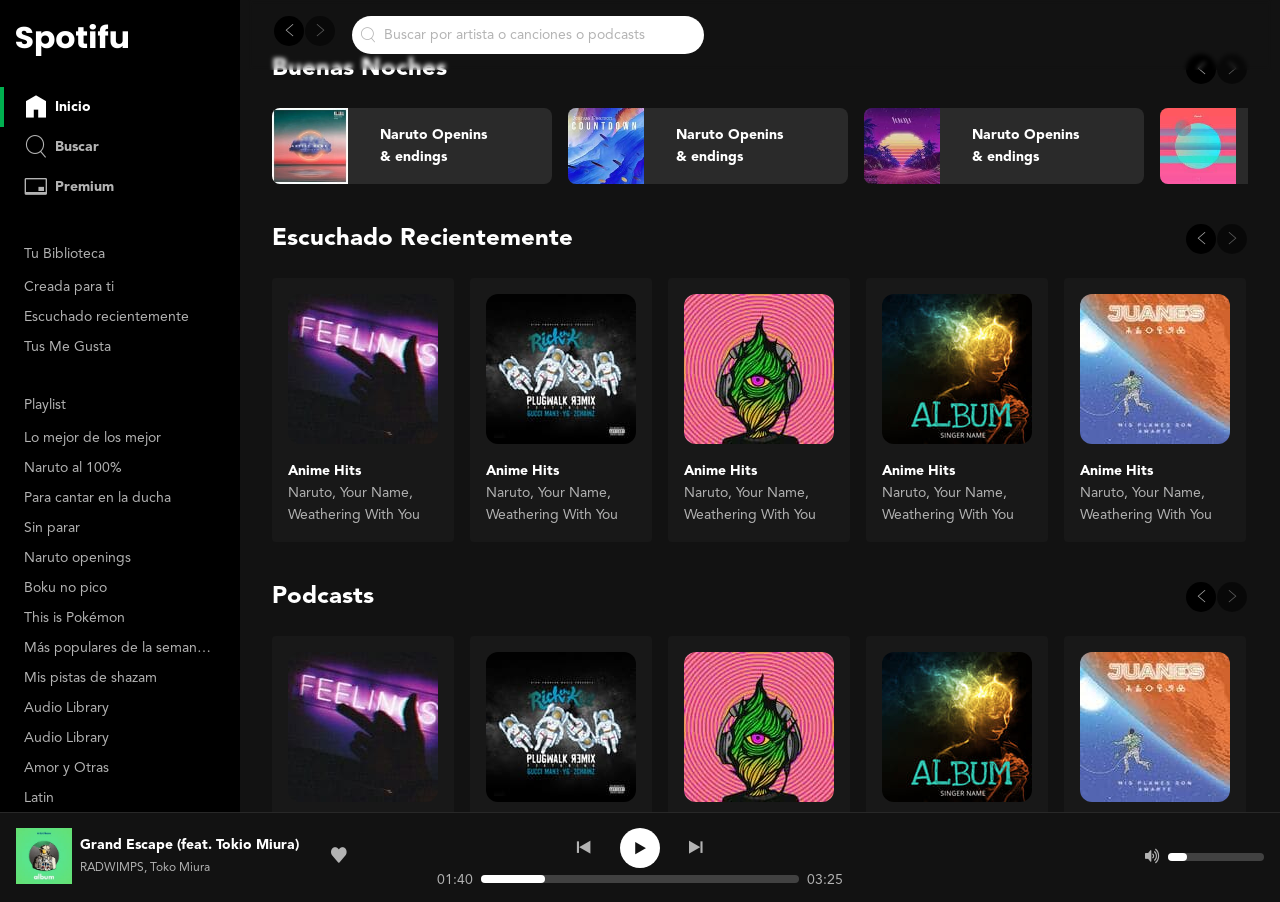
<file: index.html>
<!DOCTYPE html>
<html lang="en">
<head>
    <meta charset="UTF-8">
    <meta http-equiv="X-UA-Compatible" content="IE=edge">
    <meta name="viewport" content="width=device-width, initial-scale=1.0">
    <link rel="stylesheet" href="style.css">
    <title>Proyecto Spotifu</title>

    <meta property="og:titile" content="Proyecto de Spotifu"/>
    <meta property="og:type" content="website"/>
    <meta property="og:url" content="https://brayancclindo.github.io/"/>
    <meta property="og:image" content="https://brayancclindo.github.io/clases-de-html-y-ccs/"/>
    <meta property="og:descrption" content="Aprenderemos a desarrollas Spotibu para escuchar juntos la musica para la mejor programación"/>

    <link rel="apple-touch-icon" sizes="57x57" href="Favicon/apple-icon-57x57.png">
<link rel="apple-touch-icon" sizes="60x60" href="Favicon/apple-icon-60x60.png">
<link rel="apple-touch-icon" sizes="72x72" href="Favicon/apple-icon-72x72.png">
<link rel="apple-touch-icon" sizes="76x76" href="Favicon/apple-icon-76x76.png">
<link rel="apple-touch-icon" sizes="114x114" href="Favicon/apple-icon-114x114.png">
<link rel="apple-touch-icon" sizes="120x120" href="Favicon/apple-icon-120x120.png">
<link rel="apple-touch-icon" sizes="144x144" href="Favicon/apple-icon-144x144.png">
<link rel="apple-touch-icon" sizes="152x152" href="Favicon/apple-icon-152x152.png">
<link rel="apple-touch-icon" sizes="180x180" href="Favicon/apple-icon-180x180.png">
<link rel="icon" type="image/png" sizes="192x192"  href="Favicon/android-icon-192x192.png">
<link rel="icon" type="image/png" sizes="32x32" href="Favicon/favicon-32x32.png">
<link rel="icon" type="image/png" sizes="96x96" href="Favicon/favicon-96x96.png">
<link rel="icon" type="image/png" sizes="16x16" href="Favicon/favicon-16x16.png">
<link rel="manifest" href="Favicon/manifest.json">
<meta name="msapplication-TileColor" content="#ffffff">
<meta name="msapplication-TileImage" content="/ms-icon-144x144.png">
<meta name="theme-color" content="#ffffff">
</head>
<body class="body">
    <div class="layout">
        <div class="layout-block">
            <div class="layout-sidebar">
                    <div class="sidebar">
                    <header class="logo" role="banner">
                        <a href="/" aria-current="page"><img src="Imagenes/spotifu-logo.png" width="112" height="32" alt="Logo Spotify"></a>
                    </header>
                
                    <nav class="menu" aria-label="Principal">
                        <ul class="menu-list">
                            <li class="menu-item is-active">
                                <a class="link" href="/" aria-current="home">
                                    <i class="icon-home" aria-hidden="true"></i>
                                    <span>Inicio</span>
                                </a>
                            </li>
                            <li class="menu-item ">
                                <a class="link" href="/" >
                                    <i class="icon-search" aria-hidden="true"></i>
                                    <span>Buscar</span>
                                </a>
                            </li>
                            <li class="menu-item ">
                                <a class="link" href="/" >
                                    <i class="icon-creditCard" aria-hidden="true"></i>
                                    <span>Premium</span>
                                </a>
                            </li>
                        </ul>
                    </nav>
                    <nav class="list" aria-labelledby="library-navigation">
                        <h2 class="list-title" id="library-navigation">Tu Biblioteca</h2>
                        <ul class="list-content">
                            <li class="list-item">
                                <a href="#" class="link">Creada para ti</a>
                            </li>
                            <li class="list-item">
                                <a href="#" class="link">Escuchado recientemente</a>
                            </li>
                            <li class="list-item">
                                <a href="#" class="link">Tus Me Gusta</a>
                            </li>
                        </ul>
                    </nav>
                    <nav class="list" aria-labelledby="playlist-navigation">
                        <h2 class="list-title" id="playlist-navigation">Playlist</h2>
                        <ul class="list-content">
                            <li class="list-item">
                                <span class="elipsis">
                                <a href="#" class="link">Lo mejor de los mejor</a>
                            </span> 
                            </li>
                            <li class="list-item">
                                <span class="elipsis">
                                <a href="#" class="link">Naruto al 100%</a>
                            </span> 
                            </li>
                            <li class="list-item">
                                <span class="elipsis">
                                <a href="#" class="link">Para cantar en la ducha</a>
                            </span> 
                            </li>
                            <li class="list-item">
                                <span class="elipsis">
                                <a href="#" class="link">Sin parar</a>
                            </span> 
                            </li>
                            <li class="list-item">
                                <span class="elipsis">
                                <a href="#" class="link">Naruto openings</a>
                            </span> 
                            </li>
                            <li class="list-item">
                                <span class="elipsis">
                                <a href="#" class="link">Boku no pico</a>
                            </span> 
                            </li>
                            <li class="list-item">
                                <span class="elipsis">
                                <a href="#" class="link">This is Pokémon</a>
                            </span> 
                            </li>
                        
                            <li class="list-item">
                                <span class="elipsis">
                                <a href="#" class="link">Más populares de la semana para ti que eres un pro</a>
                                </span>            
                            </li>
                            <li class="list-item">
                                <span class="elipsis">
                                <a href="#" class="link">Mis pistas de shazam</a>
                            </span> 
                            </li>
                            <li class="list-item">
                                <span class="elipsis">
                                <a href="#" class="link">Audio Library</a>
                            </span> 
                            </li>
                            <li class="list-item">
                                <span class="elipsis">
                                <a href="#" class="link">Audio Library</a>
                            </span> 
                            </li>
                            <li class="list-item">
                                <span class="elipsis">
                                <a href="#" class="link">Amor y Otras</a>
                            </span> 
                            </li>
                            <li class="list-item">
                                <span class="elipsis">
                                <a href="#" class="link">Latin</a>
                            </span> 
                            </li>
                            <li class="list-item">
                                <span class="elipsis">
                                <a href="#" class="link">Pokemon</a>
                            </span> 
                            </li>
                            <li class="list-item">
                                <span class="elipsis">
                                <a href="#" class="link">Para cantar</a>
                            </span> 
                            </li>
                            <li class="list-item">
                                <span class="elipsis">
                                <a href="#" class="link">Yui</a>
                            </span> 
                            </li>
                
                        </ul>
                    </nav>
                    </div>
            </div>
            <div class="layout-main">
                <div class="page">
                    <div class="sticky">
                        <div class="page-block">
                            <header class="header" aria-label="barra superior y menu del usuario">
                            <div class="navigation">
                                <button class="navigation-prev" aria-label="volver" title="volver">
                                    <i class="icon-arrowLeft" aria-hidden="true"></i>
                                </button>
                                <button class="navigation-next" disabled ria-label="siguiente" title="siguiente">
                                    <i class="icon-arrowRight" aria-hidden="true"></i>
                                </button>
                            </div>
                        
                            <form class="search" action="" role="search" aria-label="Buscar por artista o canciones o podcasts">
                                <i class="icon-search" aria-hidden="true"></i>
                                <input type="search" placeholder="Buscar por artista o canciones o podcasts">
                            </form>
                            </header>
                        
                    </div>
                </div>
            
                    <main class="page-block">
                        <section class="playlist-list" aria-labelledby="Region1">
                            <div class="playlist-top">
                                <h2 class="playlist-list-title" id="Region1">Buenas Noches</h2>
                                <div class="navigation">
                                    <button class="navigation-prev" aria-label="volver" title="volver">
                                        <i class="icon-arrowLeft" aria-hidden="true"></i>
                                    </button>
                                    <button class="navigation-next" disabled ria-label="siguiente" title="siguiente">
                                        <i class="icon-arrowRight" aria-hidden="true"></i>
                                    </button>
                                </div>
                            </div>
                            <div class="playlist-container">
                                <div class="playlist-b">
                                    <div class="playlist-b-cover">
                                        <img src="Imagenes/list-1.jpg" width="76" height="76" alt="Cover de playlist anime hits">
                                    </div>
                                    <div class="playlist-b-details">
                                        <h3 class="playlist-b-title">Naruto Openins & endings</h3>
                                        <div class="playlist-b-control">
                                            <button class="buttonIcon is-primary" aria-label="Reproducir" title="reproducir" aria-hidden="true">
                                                <i class="icon-play"></i>
                                            </button>
                                        </div>
                                    </div>
                                </div>
                                <div class="playlist-b">
                                    <div class="playlist-b-cover">
                                        <img src="Imagenes/list-2.jpg" width="76" height="76" alt="Cover de playlist anime hits">
                                    </div>
                                    <div class="playlist-b-details">
                                        <h3 class="playlist-b-title">Naruto Openins & endings</h3>
                                        <div class="playlist-b-control">
                                            <button class="buttonIcon is-primary" aria-label="Reproducir" title="reproducir" aria-hidden="true">
                                                <i class="icon-play"></i>
                                            </button>
                                        </div>
                                    </div>
                                </div>
                                <div class="playlist-b">
                                    <div class="playlist-b-cover">
                                        <img src="Imagenes/list-3.jpg" width="76" height="76" alt="Cover de playlist anime hits">
                                    </div>
                                    <div class="playlist-b-details">
                                        <h3 class="playlist-b-title">Naruto Openins & endings</h3>
                                        <div class="playlist-b-control">
                                            <button class="buttonIcon is-primary" aria-label="Reproducir" title="reproducir" aria-hidden="true">
                                                <i class="icon-play"></i>
                                            </button>
                                        </div>
                                    </div>
                                </div>
                                <div class="playlist-b">
                                    <div class="playlist-b-cover">
                                        <img src="Imagenes/list-4.jpg" width="76" height="76" alt="Cover de playlist anime hits">
                                    </div>
                                    <div class="playlist-b-details">
                                        <h3 class="playlist-b-title">Naruto Openins & endings</h3>
                                        <div class="playlist-b-control">
                                            <button class="buttonIcon is-primary" aria-label="Reproducir" title="reproducir" aria-hidden="true">
                                                <i class="icon-play"></i>
                                            </button>
                                        </div>
                                    </div>
                                </div>
                                <div class="playlist-b">
                                    <div class="playlist-b-cover">
                                        <img src="Imagenes/list-5.jpg" width="76" height="76" alt="Cover de playlist anime hits">
                                    </div>
                                    <div class="playlist-b-details">
                                        <h3 class="playlist-b-title">Naruto Openins & endings</h3>
                                        <div class="playlist-b-control">
                                            <button class="buttonIcon is-primary" aria-label="Reproducir" title="reproducir" aria-hidden="true">
                                                <i class="icon-play"></i>
                                            </button>
                                        </div>
                                    </div>
                                </div>
                                <div class="playlist-b">
                                    <div class="playlist-b-cover">
                                        <img src="Imagenes/list-6.jpg" width="76" height="76" alt="Cover de playlist anime hits">
                                    </div>
                                    <div class="playlist-b-details">
                                        <h3 class="playlist-b-title">Naruto Openins & endings</h3>
                                        <div class="playlist-b-control">
                                            <button class="buttonIcon is-primary" aria-label="Reproducir" title="reproducir" aria-hidden="true">
                                                <i class="icon-play"></i>
                                            </button>
                                        </div>
                                    </div>
                                </div>
                                <div class="playlist-b">
                                    <div class="playlist-b-cover">
                                        <img src="Imagenes/list-7.jpg" width="76" height="76" alt="Cover de playlist anime hits">
                                    </div>
                                    <div class="playlist-b-details">
                                        <h3 class="playlist-b-title">Naruto Openins & endings</h3>
                                        <div class="playlist-b-control">
                                            <button class="buttonIcon is-primary" aria-label="Reproducir" title="reproducir" aria-hidden="true">
                                                <i class="icon-play"></i>
                                            </button>
                                        </div>
                                    </div>
                                </div>
                                <div class="playlist-b">
                                    <div class="playlist-b-cover">
                                        <img src="Imagenes/list-8.jpg" width="76" height="76" alt="Cover de playlist anime hits">
                                    </div>
                                    <div class="playlist-b-details">
                                        <h3 class="playlist-b-title">Naruto Openins & endings</h3>
                                        <div class="playlist-b-control">
                                            <button class="buttonIcon is-primary" aria-label="Reproducir" title="reproducir" aria-hidden="true">
                                                <i class="icon-play"></i>
                                            </button>
                                        </div>
                                    </div>
                                </div>
                                <div class="playlist-b">
                                    <div class="playlist-b-cover">
                                        <img src="Imagenes/list-9.jpg" width="76" height="76" alt="Cover de playlist anime hits">
                                    </div>
                                    <div class="playlist-b-details">
                                        <h3 class="playlist-b-title">Naruto Openins & endings</h3>
                                        <div class="playlist-b-control">
                                            <button class="buttonIcon is-primary" aria-label="Reproducir" title="reproducir" aria-hidden="true">
                                                <i class="icon-play"></i>
                                            </button>
                                        </div>
                                    </div>
                                </div>
                            </div>
                    
                        </section>
                    
                        <section class="playlist-list" aria-labelledby="Region2">
                            <div class="playlist-top">
                                <h2 class="playlist-list-title" id="Region2">Escuchado Recientemente</h2>
                                <div class="navigation">
                                    <button class="navigation-prev" aria-label="volver" title="volver">
                                        <i class="icon-arrowLeft" aria-hidden="true"></i>
                                    </button>
                                    <button class="navigation-next" disabled ria-label="siguiente" title="siguiente">
                                        <i class="icon-arrowRight" aria-hidden="true"></i>
                                    </button>
                                </div>
                            </div>
                            <div class="playlist-container">
                                <div class="playlist-a">
                                    <div class="playlist-a-cover">
                                        <img src="Imagenes/Portada1.jpg" width="150" height="150" alt="cover de playlist">
                                        <button class="buttonIcon is-primary" aria-label="Reproducir" title="reproducir" aria-hidden="true">
                                            <i class="icon-play"></i>
                                        </button>
                                    </div>
                                    <h3 class="play-list-title">Anime Hits</h3>
                                    <h4 class="play-list-description">Naruto, Your Name, Weathering With You </h4>
                                </div>
                                <div class="playlist-a">
                                    <div class="playlist-a-cover">
                                        <img src="Imagenes/Portada2.jpg" width="150" height="150" alt="cover de playlist">
                                        <button class="buttonIcon is-primary" aria-label="Reproducir" title="reproducir" aria-hidden="true">
                                            <i class="icon-play"></i>
                                        </button>
                                    </div>
                                    <h3 class="play-list-title">Anime Hits</h3>
                                    <h4 class="play-list-description">Naruto, Your Name, Weathering With You </h4>
                                </div>
                                <div class="playlist-a">
                                    <div class="playlist-a-cover">
                                        <img src="Imagenes/Portada3.jpg" width="150" height="150" alt="cover de playlist">
                                        <button class="buttonIcon is-primary" aria-label="Reproducir" title="reproducir" aria-hidden="true">
                                            <i class="icon-play"></i>
                                        </button>
                                    </div>
                                    <h3 class="play-list-title">Anime Hits</h3>
                                    <h4 class="play-list-description">Naruto, Your Name, Weathering With You </h4>
                                </div>
                                <div class="playlist-a">
                                    <div class="playlist-a-cover">
                                        <img src="Imagenes/Portada4.jpg" width="150" height="150" alt="cover de playlist">
                                        <button class="buttonIcon is-primary" aria-label="Reproducir" title="reproducir" aria-hidden="true">
                                            <i class="icon-play"></i>
                                        </button>
                                    </div>
                                    <h3 class="play-list-title">Anime Hits</h3>
                                    <h4 class="play-list-description">Naruto, Your Name, Weathering With You </h4>
                                </div>
                                <div class="playlist-a">
                                    <div class="playlist-a-cover">
                                        <img src="Imagenes/Portada5.jpg" width="150" height="150" alt="cover de playlist">
                                        <button class="buttonIcon is-primary" aria-label="Reproducir" title="reproducir" aria-hidden="true">
                                            <i class="icon-play"></i>
                                        </button>
                                    </div>
                                    <h3 class="play-list-title">Anime Hits</h3>
                                    <h4 class="play-list-description">Naruto, Your Name, Weathering With You </h4>
                                </div>
                                <div class="playlist-a">
                                    <div class="playlist-a-cover">
                                        <img src="Imagenes/Portada6.jpg" width="150" height="150" alt="cover de playlist">
                                        <button class="buttonIcon is-primary" aria-label="Reproducir" title="reproducir" aria-hidden="true">
                                            <i class="icon-play"></i>
                                        </button>
                                    </div>
                                    <h3 class="play-list-title">Anime Hits</h3>
                                    <h4 class="play-list-description">Naruto, Your Name, Weathering With You </h4>
                                </div>
                                <div class="playlist-a">
                                    <div class="playlist-a-cover">
                                        <img src="Imagenes/Portada7.jpg" width="150" height="150" alt="cover de playlist">
                                        <button class="buttonIcon is-primary" aria-label="Reproducir" title="reproducir" aria-hidden="true">
                                            <i class="icon-play"></i>
                                        </button>
                                    </div>
                                    <h3 class="play-list-title">Anime Hits</h3>
                                    <h4 class="play-list-description">Naruto, Your Name, Weathering With You </h4>
                                </div>
                                <div class="playlist-a">
                                    <div class="playlist-a-cover">
                                        <img src="Imagenes/Portada8.jpeg" width="150" height="150" alt="cover de playlist">
                                        <button class="buttonIcon is-primary" aria-label="Reproducir" title="reproducir" aria-hidden="true">
                                            <i class="icon-play"></i>
                                        </button>
                                    </div>
                                    <h3 class="play-list-title">Anime Hits</h3>
                                    <h4 class="play-list-description">Naruto, Your Name, Weathering With You </h4>
                                </div>
                                <div class="playlist-a">
                                    <div class="playlist-a-cover">
                                        <img src="Imagenes/Portada9.jpg" width="150" height="150" alt="cover de playlist">
                                        <button class="buttonIcon is-primary" aria-label="Reproducir" title="reproducir" aria-hidden="true">
                                            <i class="icon-play"></i>
                                        </button>
                                    </div>
                                    <h3 class="play-list-title">Anime Hits</h3>
                                    <h4 class="play-list-description">Naruto, Your Name, Weathering With You </h4>
                                </div>
                            </div>
                    
                        </section>
                        <section class="playlist-list" aria-labelledby="Region3">
                            <div class="playlist-top">
                                <h2 class="playlist-list-title" id="Region3">Podcasts</h2>
                                <div class="navigation">
                                    <button class="navigation-prev" aria-label="volver" title="volver">
                                        <i class="icon-arrowLeft" aria-hidden="true"></i>
                                    </button>
                                    <button class="navigation-next" disabled ria-label="siguiente" title="siguiente">
                                        <i class="icon-arrowRight" aria-hidden="true"></i>
                                    </button>
                                </div>
                            </div>
                            <div class="playlist-container">
                                <div class="playlist-a">
                                    <div class="playlist-a-cover">
                                        <img src="Imagenes/Portada1.jpg" width="150" height="150" alt="cover de playlist">
                                        <button class="buttonIcon is-primary" aria-label="Reproducir" title="reproducir" aria-hidden="true">
                                            <i class="icon-play"></i>
                                        </button>
                                    </div>
                                    <h3 class="play-list-title">Anime Hits</h3>
                                    <h4 class="play-list-description">Naruto, Your Name, Weathering With You </h4>
                                </div>
                                <div class="playlist-a">
                                    <div class="playlist-a-cover">
                                        <img src="Imagenes/Portada2.jpg" width="150" height="150" alt="cover de playlist">
                                        <button class="buttonIcon is-primary" aria-label="Reproducir" title="reproducir" aria-hidden="true">
                                            <i class="icon-play"></i>
                                        </button>
                                    </div>
                                    <h3 class="play-list-title">Anime Hits</h3>
                                    <h4 class="play-list-description">Naruto, Your Name, Weathering With You </h4>
                                </div>
                                <div class="playlist-a">
                                    <div class="playlist-a-cover">
                                        <img src="Imagenes/Portada3.jpg" width="150" height="150" alt="cover de playlist">
                                        <button class="buttonIcon is-primary" aria-label="Reproducir" title="reproducir" aria-hidden="true">
                                            <i class="icon-play"></i>
                                        </button>
                                    </div>
                                    <h3 class="play-list-title">Anime Hits</h3>
                                    <h4 class="play-list-description">Naruto, Your Name, Weathering With You </h4>
                                </div>
                                <div class="playlist-a">
                                    <div class="playlist-a-cover">
                                        <img src="Imagenes/Portada4.jpg" width="150" height="150" alt="cover de playlist">
                                        <button class="buttonIcon is-primary" aria-label="Reproducir" title="reproducir" aria-hidden="true">
                                            <i class="icon-play"></i>
                                        </button>
                                    </div>
                                    <h3 class="play-list-title">Anime Hits</h3>
                                    <h4 class="play-list-description">Naruto, Your Name, Weathering With You </h4>
                                </div>
                                <div class="playlist-a">
                                    <div class="playlist-a-cover">
                                        <img src="Imagenes/Portada5.jpg" width="150" height="150" alt="cover de playlist">
                                        <button class="buttonIcon is-primary" aria-label="Reproducir" title="reproducir" aria-hidden="true">
                                            <i class="icon-play"></i>
                                        </button>
                                    </div>
                                    <h3 class="play-list-title">Anime Hits</h3>
                                    <h4 class="play-list-description">Naruto, Your Name, Weathering With You </h4>
                                </div>
                                <div class="playlist-a">
                                    <div class="playlist-a-cover">
                                        <img src="Imagenes/Portada6.jpg" width="150" height="150" alt="cover de playlist">
                                        <button class="buttonIcon is-primary" aria-label="Reproducir" title="reproducir" aria-hidden="true">
                                            <i class="icon-play"></i>
                                        </button>
                                    </div>
                                    <h3 class="play-list-title">Anime Hits</h3>
                                    <h4 class="play-list-description">Naruto, Your Name, Weathering With You </h4>
                                </div>
                                <div class="playlist-a">
                                    <div class="playlist-a-cover">
                                        <img src="Imagenes/Portada7.jpg" width="150" height="150" alt="cover de playlist">
                                        <button class="buttonIcon is-primary" aria-label="Reproducir" title="reproducir" aria-hidden="true">
                                            <i class="icon-play"></i>
                                        </button>
                                    </div>
                                    <h3 class="play-list-title">Anime Hits</h3>
                                    <h4 class="play-list-description">Naruto, Your Name, Weathering With You </h4>
                                </div>
                                <div class="playlist-a">
                                    <div class="playlist-a-cover">
                                        <img src="Imagenes/Portada8.jpeg" width="150" height="150" alt="cover de playlist">
                                        <button class="buttonIcon is-primary" aria-label="Reproducir" title="reproducir" aria-hidden="true">
                                            <i class="icon-play"></i>
                                        </button>
                                    </div>
                                    <h3 class="play-list-title">Anime Hits</h3>
                                    <h4 class="play-list-description">Naruto, Your Name, Weathering With You </h4>
                                </div>
                                <div class="playlist-a">
                                    <div class="playlist-a-cover">
                                        <img src="Imagenes/Portada9.jpg" width="150" height="150" alt="cover de playlist">
                                        <button class="buttonIcon is-primary" aria-label="Reproducir" title="reproducir" aria-hidden="true">
                                            <i class="icon-play"></i>
                                        </button>
                                    </div>
                                    <h3 class="play-list-title">Anime Hits</h3>
                                    <h4 class="play-list-description">Naruto, Your Name, Weathering With You </h4>
                                </div>
                            </div>
                    
                        </section>
                        <section class="playlist-list" aria-labelledby="Region4">
                            <div class="playlist-top">
                                <h2 class="playlist-list-title" id="Region4">Lo mejor de lo Mejor</h2>
                                <div class="navigation">
                                    <button class="navigation-prev" aria-label="volver" title="volver">
                                        <i class="icon-arrowLeft" aria-hidden="true"></i>
                                    </button>
                                    <button class="navigation-next" disabled ria-label="siguiente" title="siguiente">
                                        <i class="icon-arrowRight" aria-hidden="true"></i>
                                    </button>
                                </div>
                            </div>
                            <div class="playlist-container">
                                <div class="playlist-a">
                                    <div class="playlist-a-cover">
                                        <img src="Imagenes/Portada1.jpg" width="150" height="150" alt="cover de playlist">
                                        <button class="buttonIcon is-primary" aria-label="Reproducir" title="reproducir" aria-hidden="true">
                                            <i class="icon-play"></i>
                                        </button>
                                    </div>
                                    <h3 class="play-list-title">Anime Hits</h3>
                                    <h4 class="play-list-description">Naruto, Your Name, Weathering With You </h4>
                                </div>
                                <div class="playlist-a">
                                    <div class="playlist-a-cover">
                                        <img src="Imagenes/Portada2.jpg" width="150" height="150" alt="cover de playlist">
                                        <button class="buttonIcon is-primary" aria-label="Reproducir" title="reproducir" aria-hidden="true">
                                            <i class="icon-play"></i>
                                        </button>
                                    </div>
                                    <h3 class="play-list-title">Anime Hits</h3>
                                    <h4 class="play-list-description">Naruto, Your Name, Weathering With You </h4>
                                </div>
                                <div class="playlist-a">
                                    <div class="playlist-a-cover">
                                        <img src="Imagenes/Portada3.jpg" width="150" height="150" alt="cover de playlist">
                                        <button class="buttonIcon is-primary" aria-label="Reproducir" title="reproducir" aria-hidden="true">
                                            <i class="icon-play"></i>
                                        </button>
                                    </div>
                                    <h3 class="play-list-title">Anime Hits</h3>
                                    <h4 class="play-list-description">Naruto, Your Name, Weathering With You </h4>
                                </div>
                                <div class="playlist-a">
                                    <div class="playlist-a-cover">
                                        <img src="Imagenes/Portada4.jpg" width="150" height="150" alt="cover de playlist">
                                        <button class="buttonIcon is-primary" aria-label="Reproducir" title="reproducir" aria-hidden="true">
                                            <i class="icon-play"></i>
                                        </button>
                                    </div>
                                    <h3 class="play-list-title">Anime Hits</h3>
                                    <h4 class="play-list-description">Naruto, Your Name, Weathering With You </h4>
                                </div>
                                <div class="playlist-a">
                                    <div class="playlist-a-cover">
                                        <img src="Imagenes/Portada5.jpg" width="150" height="150" alt="cover de playlist">
                                        <button class="buttonIcon is-primary" aria-label="Reproducir" title="reproducir" aria-hidden="true">
                                            <i class="icon-play"></i>
                                        </button>
                                    </div>
                                    <h3 class="play-list-title">Anime Hits</h3>
                                    <h4 class="play-list-description">Naruto, Your Name, Weathering With You </h4>
                                </div>
                                <div class="playlist-a">
                                    <div class="playlist-a-cover">
                                        <img src="Imagenes/Portada6.jpg" width="150" height="150" alt="cover de playlist">
                                        <button class="buttonIcon is-primary" aria-label="Reproducir" title="reproducir" aria-hidden="true">
                                            <i class="icon-play"></i>
                                        </button>
                                    </div>
                                    <h3 class="play-list-title">Anime Hits</h3>
                                    <h4 class="play-list-description">Naruto, Your Name, Weathering With You </h4>
                                </div>
                                <div class="playlist-a">
                                    <div class="playlist-a-cover">
                                        <img src="Imagenes/Portada7.jpg" width="150" height="150" alt="cover de playlist">
                                        <button class="buttonIcon is-primary" aria-label="Reproducir" title="reproducir" aria-hidden="true">
                                            <i class="icon-play"></i>
                                        </button>
                                    </div>
                                    <h3 class="play-list-title">Anime Hits</h3>
                                    <h4 class="play-list-description">Naruto, Your Name, Weathering With You </h4>
                                </div>
                                <div class="playlist-a">
                                    <div class="playlist-a-cover">
                                        <img src="Imagenes/Portada8.jpeg" width="150" height="150" alt="cover de playlist">
                                        <button class="buttonIcon is-primary" aria-label="Reproducir" title="reproducir" aria-hidden="true">
                                            <i class="icon-play"></i>
                                        </button>
                                    </div>
                                    <h3 class="play-list-title">Anime Hits</h3>
                                    <h4 class="play-list-description">Naruto, Your Name, Weathering With You </h4>
                                </div>
                                <div class="playlist-a">
                                    <div class="playlist-a-cover">
                                        <img src="Imagenes/Portada9.jpg" width="150" height="150" alt="cover de playlist">
                                        <button class="buttonIcon is-primary" aria-label="Reproducir" title="reproducir" aria-hidden="true">
                                            <i class="icon-play"></i>
                                        </button>
                                    </div>
                                    <h3 class="play-list-title">Anime Hits</h3>
                                    <h4 class="play-list-description">Naruto, Your Name, Weathering With You </h4>
                                </div>
                            </div>
                    
                        </section>
                    </main>
                
                    
                </div>
            </div>
            

        </div>
        
        <div class="layout-block">
            <footer class="layout-bottom">
                <div class="player">
                <div class="player-now-playing">
                    <div class="now-playing">
                <div class="now-playing-cover">
                    <img src="Imagenes/Portada9.jpg" width="56" height="56" alt="Portada de esta cancion">
                </div>
                <div class="now-playing-details">
                    <div class="now-playing-description">
                        <a href="#" class="now-playing-title">Grand Escape (feat. Tokio Miura)</a>
                        <a href="#" class="now-playing-artist">RADWIMPS, Toko Miura</a>
                    </div>
                    <button class="player-control" aria-label="Silenciar" aria-describedby="volume-icon" >
                        <i class="icon-heart" id="volume-icon" role="presentation" aria-label="Volumen-alto"></i>
                    </button>
                    </div>
        
                    </div>
                </div>
                <div class="player-player-controls">
                    <div class="player-controls">
                <div class="player-controls-buttons">
            <button class="buttonIcon" aria-label="Anterior" title="Anterior">
                <i class="icon-prev"></i>
            </button> 
            <button class="buttonIcon is-white" aria-label="Reproducir" title="reproducir">
                <i class="icon-play"></i>
            </button>
            <button class="buttonIcon" aria-label="Next" title="Next">
                <i class="icon-next"></i>
            </button>
                </div>
                <div class="player-playback">
                    <span class="player-playback-progress">01:40</span>
                    <div class="player-playback-slider">
                    <div class="slider">
         
                <div class="slider-progress">
                    <button class="slider-button" aria-label="Controlar el progreso de la reproduccion"></button>
                </div>
            </div>
            </div>
            <span class="player-playback-progress">03:25</span>
                </div> 
        
         
                    </div>
        </div>
            <div class="player-player-volume">
                <div class="player-volume">
                    <button class="player-control" aria-label="Silenciar" aria-describedby="volume-icon" >
                        <i class="icon-volumeUp" id="volume-icon" role="presentation" aria-label="Volumen-alto"></i>
                    </button>
                    <div class="playerVolume-slide">
                        <div class="slider">
                            <div class="slider-progress">
                                <button class="slider-button" aria-label="Controlar el progreso de la reproduccion"></button>
                            </div>
                        </div>
                    </div>
                </div>
            </div>
                </div>
            </footer>
        </div>
    </div>

    

</body>
</html>
</file>
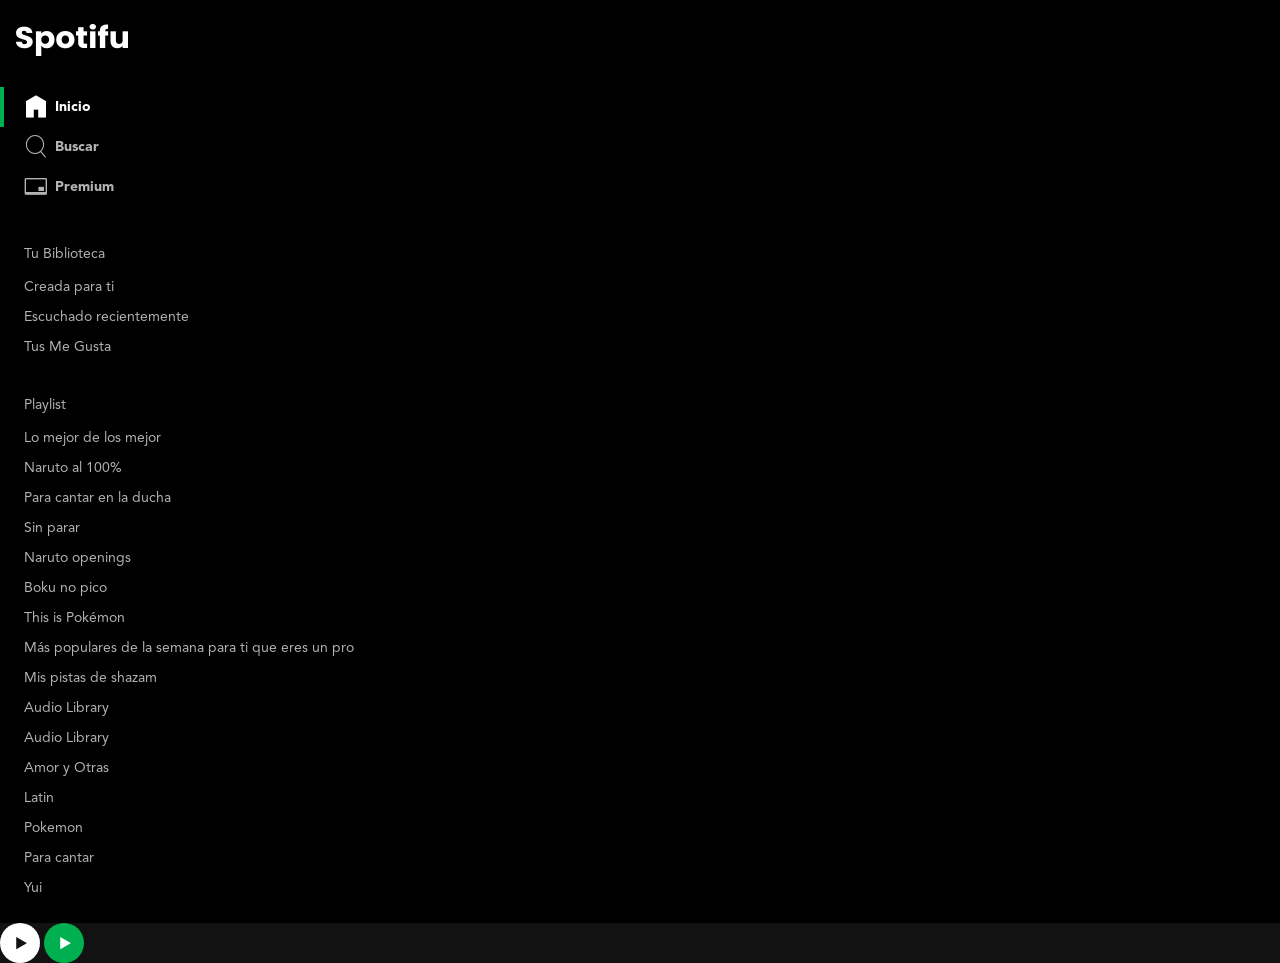
<file: Proyecto Spotifu/index.html>
<!DOCTYPE html>
<html lang="en">
<head>
    <meta charset="UTF-8">
    <meta http-equiv="X-UA-Compatible" content="IE=edge">
    <meta name="viewport" content="width=device-width, initial-scale=1.0">
    <link rel="stylesheet" href="/style.css">
    <title>Proyecto Spotiby</title>

    <meta property="og:titile" content="Proyecto de Spotifu"/>
    <meta property="og:type" content="website"/>
    <meta property="og:url" content="https://brayancclindo.github.io/"/>
    <meta property="og:image" content="https://brayancclindo.github.io/clases-de-html-y-ccs/"/>
    <meta property="og:descrption" content="Aprenderemos a desarrollas Spotibu para escuchar juntos la musica para la mejor programación"/>

    <link rel="apple-touch-icon" sizes="57x57" href="./Favicon/apple-icon-57x57.png">
<link rel="apple-touch-icon" sizes="60x60" href=.Favicon/apple-icon-60x60.png">
<link rel="apple-touch-icon" sizes="72x72" href=.Favicon/apple-icon-72x72.png">
<link rel="apple-touch-icon" sizes="76x76" href=.Favicon/apple-icon-76x76.png">
<link rel="apple-touch-icon" sizes="114x114" href=.Favicon/apple-icon-114x114.png">
<link rel="apple-touch-icon" sizes="120x120" href=.Favicon/apple-icon-120x120.png">
<link rel="apple-touch-icon" sizes="144x144" href=.Favicon/apple-icon-144x144.png">
<link rel="apple-touch-icon" sizes="152x152" href=.Favicon/apple-icon-152x152.png">
<link rel="apple-touch-icon" sizes="180x180" href=.Favicon/apple-icon-180x180.png">
<link rel="icon" type="image/png" sizes="192x192"  href=.Favicon/android-icon-192x192.png">
<link rel="icon" type="image/png" sizes="32x32" href=.Favicon/favicon-32x32.png">
<link rel="icon" type="image/png" sizes="96x96" href=.Favicon/favicon-96x96.png">
<link rel="icon" type="image/png" sizes="16x16" href=.Favicon/favicon-16x16.png">
<link rel="manifest" href=.Favicon/manifest.json">
<meta name="msapplication-TileColor" content="#ffffff">
<meta name="msapplication-TileImage" content="/ms-icon-144x144.png">
<meta name="theme-color" content="#ffffff">

</head>
<body class="body">
    <div class="sidebar">
    <header class="logo" role="banner">
        <a href="/" aria-current="page"><img src="/Imagenes/spotifu-logo.png" width="112" height="32" alt="Logo Spotify"></a>
    </header>
   
    <nav class="menu" aria-label="Principal">
        <ul class="menu-list">
            <li class="menu-item is-active">
                <a class="link" href="/" aria-current="home">
                    <i class="icon-home" aria-hidden="true"></i>
                    <span>Inicio</span>
                </a>
            </li>
            <li class="menu-item ">
                <a class="link" href="/" >
                    <i class="icon-search" aria-hidden="true"></i>
                    <span>Buscar</span>
                </a>
            </li>
            <li class="menu-item ">
                <a class="link" href="/" >
                    <i class="icon-creditCard" aria-hidden="true"></i>
                    <span>Premium</span>
                </a>
            </li>
        </ul>
    </nav>
    <nav class="list" aria-labelledby="library-navigation">
        <h2 class="list-title" id="library-navigation">Tu Biblioteca</h2>
        <ul class="list-content">
            <li class="list-item">
                <a href="#" class="link">Creada para ti</a>
            </li>
            <li class="list-item">
                <a href="#" class="link">Escuchado recientemente</a>
            </li>
            <li class="list-item">
                <a href="#" class="link">Tus Me Gusta</a>
            </li>
        </ul>
    </nav>
    <nav class="list" aria-labelledby="playlist-navigation">
        <h2 class="list-title" id="playlist-navigation">Playlist</h2>
        <ul class="list-content">
            <li class="list-item">
                <span class="elipsis">
                <a href="#" class="link">Lo mejor de los mejor</a>
            </span> 
            </li>
            <li class="list-item">
                <span class="elipsis">
                <a href="#" class="link">Naruto al 100%</a>
            </span> 
            </li>
            <li class="list-item">
                <span class="elipsis">
                <a href="#" class="link">Para cantar en la ducha</a>
            </span> 
            </li>
            <li class="list-item">
                <span class="elipsis">
                <a href="#" class="link">Sin parar</a>
            </span> 
            </li>
            <li class="list-item">
                <span class="elipsis">
                <a href="#" class="link">Naruto openings</a>
            </span> 
            </li>
            <li class="list-item">
                <span class="elipsis">
                <a href="#" class="link">Boku no pico</a>
            </span> 
            </li>
            <li class="list-item">
                <span class="elipsis">
                <a href="#" class="link">This is Pokémon</a>
            </span> 
            </li>
          
            <li class="list-item">
                <span class="elipsis">
                <a href="#" class="link">Más populares de la semana para ti que eres un pro</a>
                </span>            
            </li>
            <li class="list-item">
                <span class="elipsis">
                <a href="#" class="link">Mis pistas de shazam</a>
            </span> 
            </li>
            <li class="list-item">
                <span class="elipsis">
                <a href="#" class="link">Audio Library</a>
            </span> 
            </li>
            <li class="list-item">
                <span class="elipsis">
                <a href="#" class="link">Audio Library</a>
            </span> 
            </li>
            <li class="list-item">
                <span class="elipsis">
                <a href="#" class="link">Amor y Otras</a>
            </span> 
            </li>
            <li class="list-item">
                <span class="elipsis">
                <a href="#" class="link">Latin</a>
            </span> 
            </li>
            <li class="list-item">
                <span class="elipsis">
                <a href="#" class="link">Pokemon</a>
            </span> 
            </li>
            <li class="list-item">
                <span class="elipsis">
                <a href="#" class="link">Para cantar</a>
            </span> 
            </li>
            <li class="list-item">
                <span class="elipsis">
                <a href="#" class="link">Yui</a>
            </span> 
            </li>

        </ul>
    </nav>
    </div>

    <button class="buttonIcon is-white" aria-label="Reproducir" title="reproducir">
        <i class="icon-play"></i>
    </button>
    <button class="buttonIcon is-primary" aria-label="Reproducir" title="reproducir">
        <i class="icon-play"></i>
    </button>

</body>
</html>
</file>
<file: style.css>
@import 'icon.css';
@import 'fonts.css';
@import 'body.css';
@import 'link.css';
@import 'button-icon.css';
@import 'sidebar.css';
@import 'player.css';
@import 'page.css';
@import 'layout.css';
@import 'scrollbar.css';





:root{
    font-size: 16px;
    --primary: #00B050;
    --white: #fff;
    --gris10: #b3b3b3;
    --gris20: #737373;
    --gris30: #282828;
    --gris40: #181818;
    --gris50: #121212;
    --gris60: #000;
    --basefontFamily: Avenir, Helvetica, sans-serif;
    --headline1: bold 2rem/normal var(--basefontFamily);
    --headline2: bold 1.5rem/1.75rem var(--basefontFamily); 
    --basefont: normal .875rem/1.375rem var(--basefontFamily); 
    --basefontbold: bold .875rem/1.375rem var(--basefontFamily); 
    --button: bold .875rem/1rem var(--basefontFamily); 
    --small: normal .75rem/normal var(--basefontFamily);
}
</file>
